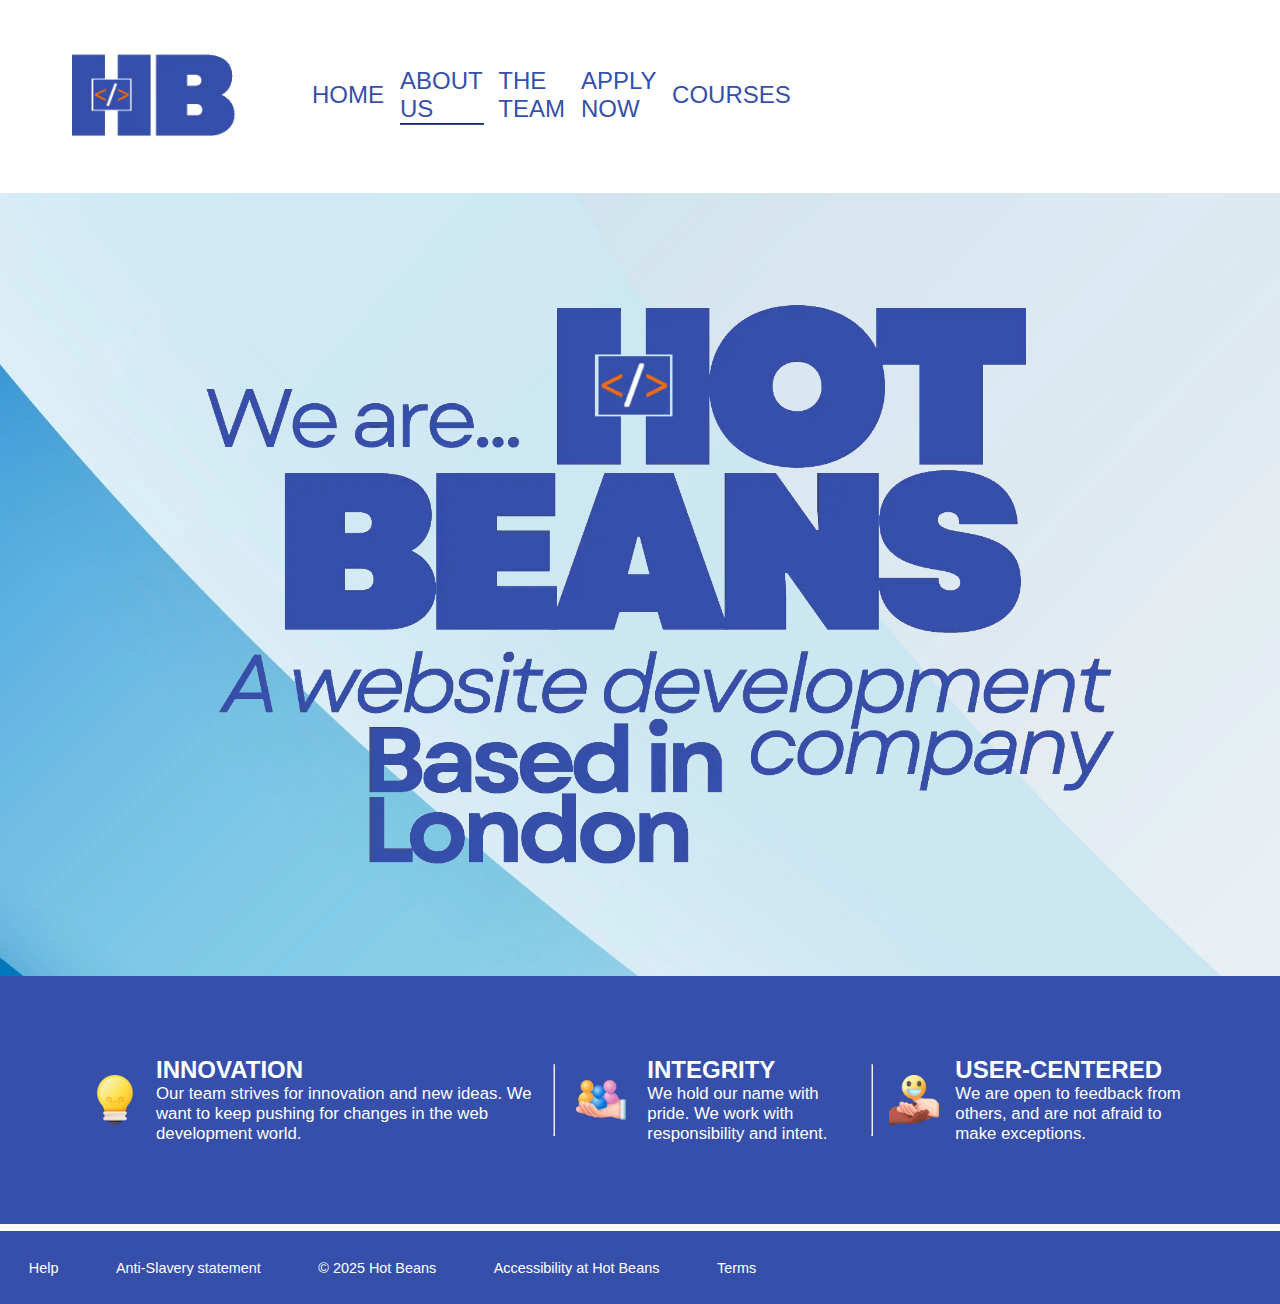
<file: about-us.html>
<html lang="en">
<head>
    <meta charset="UTF-8">
    <meta name="viewport" content="width=device-width, initial-scale=1.0">
    <title>Document</title>
    <link rel="stylesheet" href="nav.css">
    <link rel="stylesheet" href="about.css">
</head>
<body>
    <nav class="header-section">
       <img class="hot-beans-logo" src="graphics/logo.webp" alt="Hot beans logo">
        <div class="button">
           <a href="index.html"> <p>HOME</p></a>
            <hr>
        </div>
         <div class="button home">
            <p>ABOUT US</p>
            <hr>
        </div>
          <div class="button">
           <a href="the-team.html"> <p>THE TEAM</p></a>
            <hr>
        </div>
          <div class="button">
            <a href="apply-now.html"><p>APPLY NOW</p></a>
            <hr>
        </div>
          <div class="button right">
            <a href="courses.html"><p>COURSES</p></a>
            <hr>
        </div>
    </nav>

    <main>
        <div class="section-1">
            <img class="hot-beans-logo" src="graphics/about-us.webp" alt="We are hot beans, a website development company based in London">
        
        </div>
        
        <div class="section-2">
            <div class="box">
             <div class="icon arrow"></div>
            <div class="text-box">
                <p class="value"><b>INNOVATION</b></p>
            <p>Our team strives for innovation and new ideas. We want to keep pushing for changes in the web development world.</p>  
            </div>  
        </div>
        <hr>
        <div class="box">
             <div class="icon integrity"></div>
        <div class="text-box">
            <p class="value"><b>INTEGRITY</b></p>
            <p>We hold our name with pride. We work with responsibility and intent.</p> 
        </div>    
        </div>
        <hr>
        <div class="box">
             <div class="icon customer"></div>
            <div class="text-box">
            <p class="value"><b>USER-CENTERED</b></p>
            <p>We are open to feedback from others, and are not afraid to make exceptions.</p>    
        </div>    
        </div>
    </main>

    <footer class="footer-section">
        <p>Help</p>
        <p>Anti-Slavery statement</p>
        <p>© 2025 Hot Beans</p>
        <p>Accessibility at Hot Beans</p>
        <p>Terms</p>
    </footer>
</body>
</html>
</file>
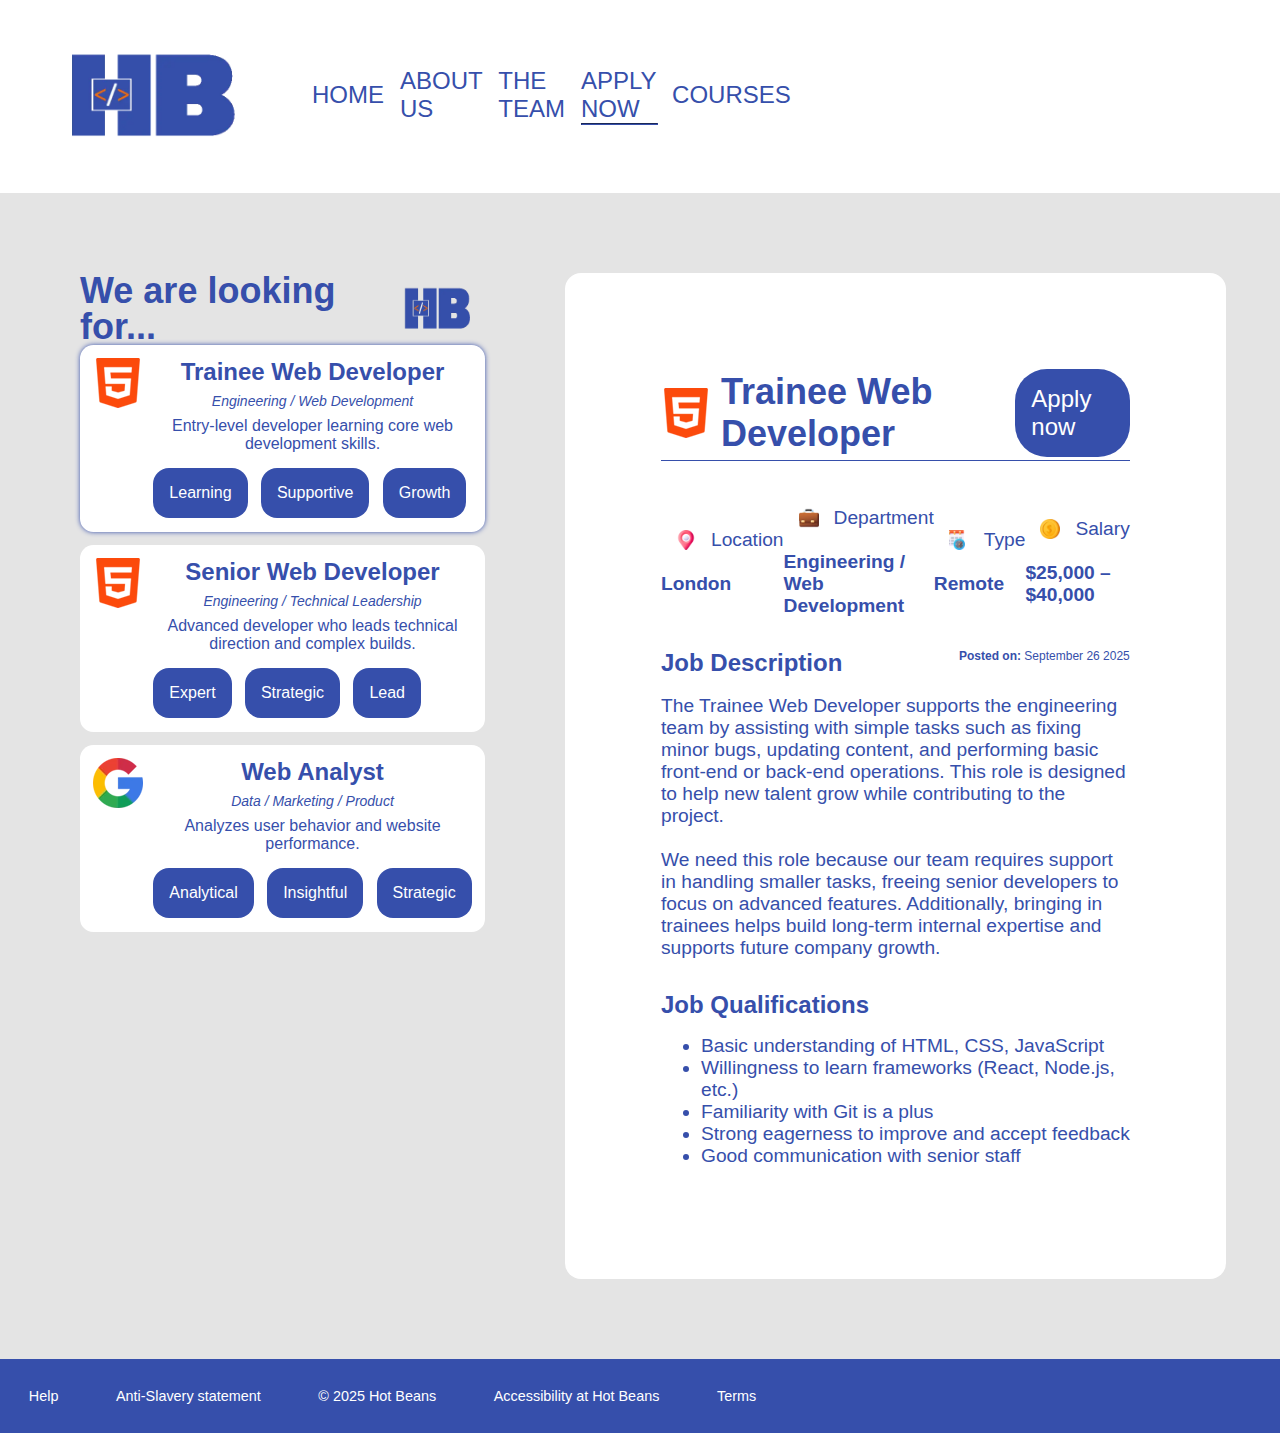
<file: apply-now.html>
<html lang="en">
<head>
    <meta charset="UTF-8">
    <meta name="viewport" content="width=device-width, initial-scale=1.0">
    <title>Document</title>
    <link rel="stylesheet" href="apply.css">
    <link rel="stylesheet" href="nav.css">
    
</head>
<body>
    <nav class="header-section">
       <img class="hot-beans-logo" src="graphics/logo.webp" alt="">
        <div class="button">
           <a href="index.html"> <p>HOME</p></a>
            <hr>
        </div>
        <div class="button">
            <a href="about-us.html"><p>ABOUT US</p></a>
            <hr>
        </div>
          <div class="button">
           <a href="the-team.html"> <p>THE TEAM</p></a>
            <hr>
        </div>
          <div class="button home">
            <p>APPLY NOW</p>
            <hr>
        </div>
          <div class="button right">
            <a href="courses.html"><p>COURSES</p></a>
            <hr>
        </div>
    </nav>

   <main>

   <div class="section-1">
    <div class="side-bar">
        <div class="top">
            <p><b>We are looking for...</b></p>
            <img src="graphics/logo.webp" alt="">
        </div>

        <button onclick="showJob(0)" class="job-button trainee-web-developer-choice shadow">
            <div class="icon html"></div>
            <div class="brief-information">
                <p class="position"><b>Trainee Web Developer</b></p>
                <p class="department"><i>Engineering / Web Development</i></p>
                <p class="introduction">Entry-level developer learning core web development skills.</p>
                 <br>
                <div class="extra-information">
                    <p>Learning</p>
                    <p>Supportive</p>
                    <p>Growth</p>
                </div>
            </div>
        </button>

           <button onclick="showJob(1)" class="job-button senior-web-developer-choice">
            <div class="icon html"></div>
            <div class="brief-information">
                <p class="position"><b>Senior Web Developer</b></p>
                <p class="department"><i>Engineering / Technical Leadership</i></p>
                <p class="introduction">Advanced developer who leads technical direction and complex builds.</p>
                 <br>
                <div class="extra-information">
                    <p>Expert</p>
                    <p>Strategic</p>
                    <p>Lead</p>
                </div>
            </div>
        </button>


        <button onclick="showJob(2)" class="job-button web-analyst-choice">
            <div class="icon seo"></div>
            <div class="brief-information">
                <p class="position"><b>Web Analyst</b></p>
                <p class="department"><i>Data / Marketing / Product</i></p>
                <p class="introduction">Analyzes user behavior and website performance.</p>
                 <br>
                <div class="extra-information">
                    <p>Analytical</p>
                    <p>Insightful</p>
                    <p>Strategic</p>
                </div>
            </div>
        </button>

     
        
    </div>
        <div class="job-info-bar trainee-web-developer">
           <div class="apply-bar">
            <div class="icon html"></div>
             <p class="position"><b>Trainee Web Developer</b></p>
             <a href="vacancy-trainee.html"><p>Apply now</p></a>
           </div>

            <div class="details-bar">

                <div class="container">
                    <div class="group">
                        <div class="icon location"></div>
                        <p>Location</p>
                    </div>
                    <p><b>London</b></p>
                </div>

                  <div class="container">
                    <div class="group">
                    <div class="icon department"></div>
                        <p>Department</p>
                    </div>
                    <p><b>Engineering / Web Development</b></p>
                </div>

                  <div class="container">
                    <div class="group">
                       <div class="icon type"></div>
                        <p>Type</p>
                    </div>
                    <p><b>Remote</b></p>
                </div>

                  <div class="container">
                    <div class="group">
                        <div class="icon salary"></div>
                       
                        <p>Salary</p>
                    </div>
                    <p><b>$25,000 – $40,000</b></p>
                </div>

                
            </div>

            <div class="job-description">
                <div class="heading">
                    <p><b>Job Description</b></p>
                    <p class="left"><b>Posted on:</b> September 26 2025</p>
                </div>
                <br>
                <p class="paragraph">The Trainee Web Developer supports the engineering team by assisting with simple tasks such as fixing minor bugs, updating content, and performing basic front-end or back-end operations. This role is designed to help new talent grow while contributing to the project. 
                    <br> <br> We need this role because our team requires support in handling smaller tasks, freeing senior developers to focus on advanced features. Additionally, bringing in trainees helps build long-term internal expertise and supports future company growth.</p>
            </div>

            <div class="job-qualifications">
                <p><b>Job Qualifications</b></p>
                <ul>
                    <li>Basic understanding of HTML, CSS, JavaScript</li>
                    <li>Willingness to learn frameworks (React, Node.js, etc.)</li>
                    <li>Familiarity with Git is a plus</li>
                    <li>Strong eagerness to improve and accept feedback</li>
                    <li>Good communication with senior staff</li>
                </ul>
            </div>

        </div>

          <div class="job-info-bar senior-web-developer hide">
           <div class="apply-bar">
            <div class="icon html"></div>
             <p class="position"><b>Senior Web Developer</b></p>
             <a href="vacancy-senior.html"><p>Apply now</p></a>
           </div>

            <div class="details-bar">

                <div class="container">
                    <div class="group">
                       <div class="icon location"></div>
                        <p>Location</p>
                    </div>
                    <p><b>London</b></p>
                </div>

                  <div class="container">
                    <div class="group">
                       <div class="icon department"></div>
                        <p>Department</p>
                    </div>
                    <p><b>Engineering / Technical Leadership</b></p>
                </div>

                  <div class="container">
                    <div class="group">
                       <div class="icon type"></div>
                        <p>Type</p>
                    </div>
                    <p><b>Remote</b></p>
                </div>

                  <div class="container">
                    <div class="group">
                        <div class="icon salary"></div>
                       
                        <p>Salary</p>
                    </div>
                    <p><b>$100,000 – $170,000</b></p>
                </div>

                
            </div>

            <div class="job-description">
                <div class="heading">
                    <p><b>Job Description</b></p>
                    <p class="left"><b>Posted on:</b> September 26 2025</p>
                </div>
                <br>
                <p class="paragraph">The Senior Web Developer architect and develops advanced solutions, mentors junior developers, and ensures the technical quality of the project. They handle high-level tasks such as performance optimization, system design, code reviews, and integration of new technologies. 
                    <br> <br> We need this role because our products are scaling fast, requiring experienced leadership to maintain code standards, guide architecture decisions, and handle complex features that junior developers cannot manage alone.</div>

            <div class="job-qualifications">
                <p><b>Job Qualifications</b></p>
                <ul>
                    <li>5–10+ years of development experience</li>
                    <li>Expertise in JavaScript, frameworks, and back-end languages</li>
                    <li>Strong understanding of system architecture</li>
                    <li>Leadership, mentoring, and code review experience</li>
                    <li>Familiarity with CI/CD, cloud environments, and best practices</li>
                </ul>
            </div>

        </div>

          <div class="job-info-bar web-analyst hide">
           <div class="apply-bar">
            <div class="icon seo"></div>
             <p class="position"><b>Web Analyst</b></p>
             <a href="vacancy-data.html"><p>Apply now</p></a>
           </div>

            <div class="details-bar">

                <div class="container">
                    <div class="group">
                        <div class="icon location"></div>
                        <p>Location</p>
                    </div>
                    <p><b>London</b></p>
                </div>

                  <div class="container">
                    <div class="group">
                        <div class="icon department"></div>
                        <p>Department</p>
                    </div>
                    <p><b>Data / Marketing / Product</b></p>
                </div>

                  <div class="container">
                    <div class="group">
                        <div class="icon type"></div>
                        <p>Type</p>
                    </div>
                    <p><b>Remote</b></p>
                </div>

                  <div class="container">
                    <div class="group">
                        <div class="icon salary"></div>
                       
                        <p>Salary</p>
                    </div>
                    <p><b>$55,000 – $95,000</b></p>
                </div>

                
            </div>

            <div class="job-description">
                <div class="heading">
                    <p><b>Job Description</b></p>
                    <p class="left"><b>Posted on:</b> September 26 2025</p>
                </div>
                <br>
                <p class="paragraph">The Web Analyst tracks, measures, and interprets website data to improve user engagement, conversions, and business outcomes. They work closely with marketing, product, and development teams to understand how people use the site and where improvements should be made. 
                    <br><br> We need this role because as our traffic increases, we require data-driven insights to optimize user journeys, refine content strategies, and ensure our website continues performing at industry-leading standards.</div>

            <div class="job-qualifications">
                <p><b>Job Qualifications</b></p>
                <ul>
                    <li>Experience with Google Analytics, GA4, and Tag Manager</li>
                    <li>Knowledge of SEO metrics and funnel analysis</li>
                    <li>Ability to create dashboards and reports</li>
                    <li>Understanding of user behavior and UX data</li>
                    <li>Strong analytical and communication skills</li>
                </ul>
            </div>

        </div>
   </div>

   </main>
    <footer class="footer-section">
        <p>Help</p>
        <p>Anti-Slavery statement</p>
        <p>© 2025 Hot Beans</p>
        <p>Accessibility at Hot Beans</p>
        <p>Terms</p>
    </footer>
</body>
<script>
    let currentIndex = 0
        const jobElements = [
           document.querySelector(".trainee-web-developer"),
           document.querySelector(".senior-web-developer"),
           document.querySelector(".web-analyst")
        ];
         const choiceElements = [
           document.querySelector(".trainee-web-developer-choice"),
           document.querySelector(".senior-web-developer-choice"),
           document.querySelector(".web-analyst-choice")
        ];
        
        function showJob(index){
            if( index == currentIndex){
                return;
            }
              jobElements[index].classList.toggle("hide");
             jobElements[currentIndex].classList.toggle("hide");

             choiceElements[index].classList.toggle("shadow");
             choiceElements[currentIndex].classList.toggle("shadow");
            currentIndex = index;
          
        };
   
   </script>
</html>
</file>
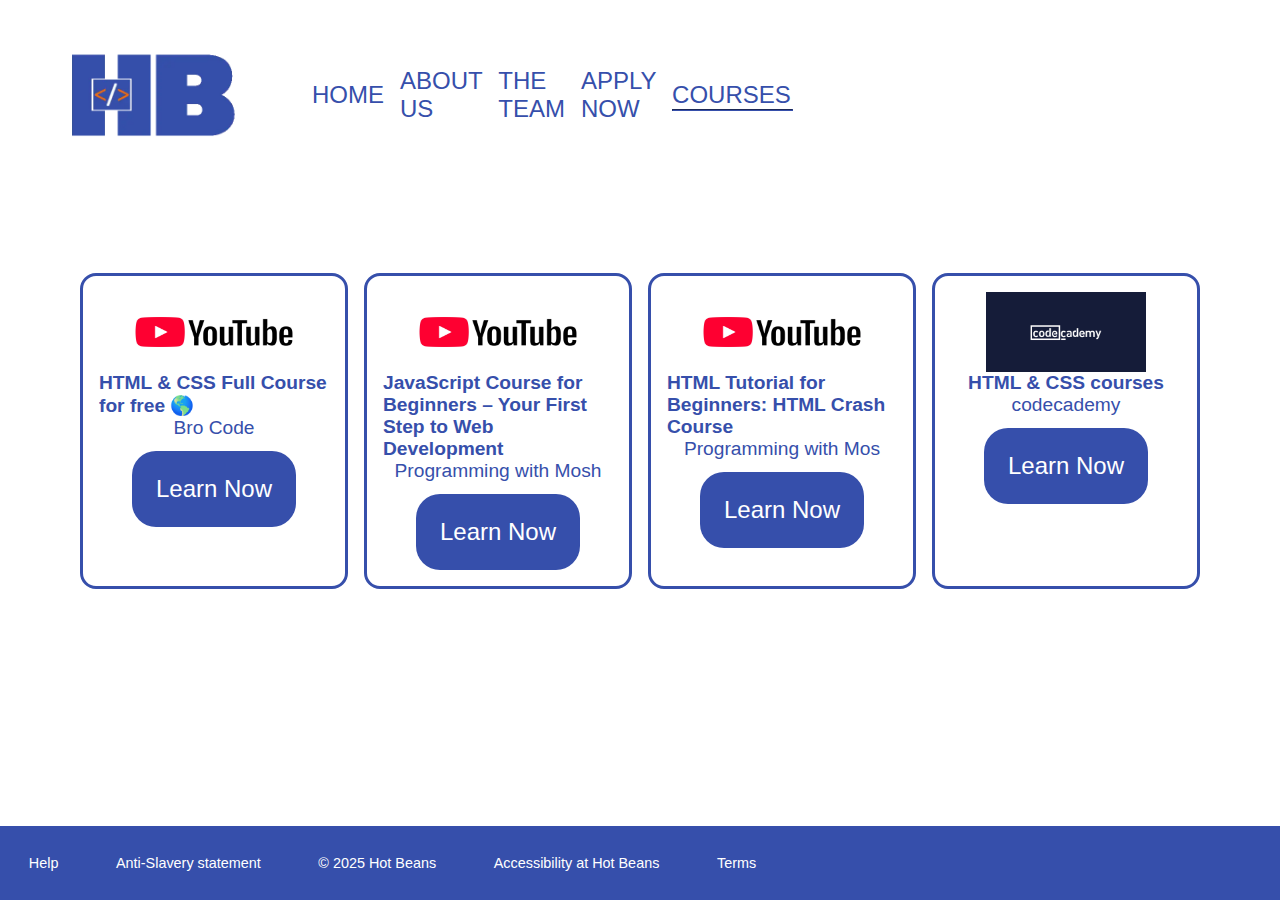
<file: courses.html>
<html lang="en">
<head>
    <meta charset="UTF-8">
    <meta name="viewport" content="width=device-width, initial-scale=1.0">
    <title>Document</title>
    <link rel="stylesheet" href="courses.css">
    <link rel="stylesheet" href="nav.css">
</head>
<body>
    <nav class="header-section">
       <img class="hot-beans-logo" src="graphics/logo.webp" alt="">
        <div class="button">
           <a href="index.html"> <p>HOME</p></a>
            <hr>
        </div>
          <div class="button">
            <a href="about-us.html"><p>ABOUT US</p></a>
            <hr>
        </div>
          <div class="button">
           <a href="the-team.html"> <p>THE TEAM</p></a>
            <hr>
        </div>
          <div class="button">
            <a href="apply-now.html"><p>APPLY NOW</p></a>
            <hr>
        </div>
          <div class="button home right">
            <p>COURSES</p>
            <hr>
        </div>
    </nav>

    <main>
      <div class="section-1">

        <div class="container">
          <img src="graphics/course-1.webp" alt="">
          <p><b>HTML & CSS Full Course for free 🌎</b></p>
          <p>Bro Code</p>
          <a href="https://www.youtube.com/watch?v=HGTJBPNC-Gw&t=3376s"><p>Learn Now</p></a>
        </div>

         <div class="container">
          <img src="graphics/course-1.webp" alt="">
          <p><b>JavaScript Course for Beginners – Your First Step to Web Development</b></p>
          <p>Programming with Mosh</p>
          <a href="https://www.youtube.com/watch?v=HGTJBPNC-Gw&t=3376s"><p>Learn Now</p></a>
        </div>

         <div class="container">
          <img src="graphics/course-1.webp" alt="">
          <p><b>HTML Tutorial for Beginners: HTML Crash Course</b></p>
          <p>Programming with Mos</p>
          <a href="https://www.youtube.com/watch?v=qz0aGYrrlhU"><p>Learn Now</p></a>
        </div>

        <div class="container">
          <img src="graphics/course-2.webp" alt="">
          <p><b>HTML & CSS courses</b></p>
          <p>codecademy</p>
          <a href="https://www.codecademy.com/catalog/language/html-css"><p>Learn Now</p></a>
        </div>


      </div>
    </main>
   
    <footer class="footer-section">
        <p>Help</p>
        <p>Anti-Slavery statement</p>
        <p>© 2025 Hot Beans</p>
        <p>Accessibility at Hot Beans</p>
        <p>Terms</p>
    </footer>
</body>
</html>
</file>
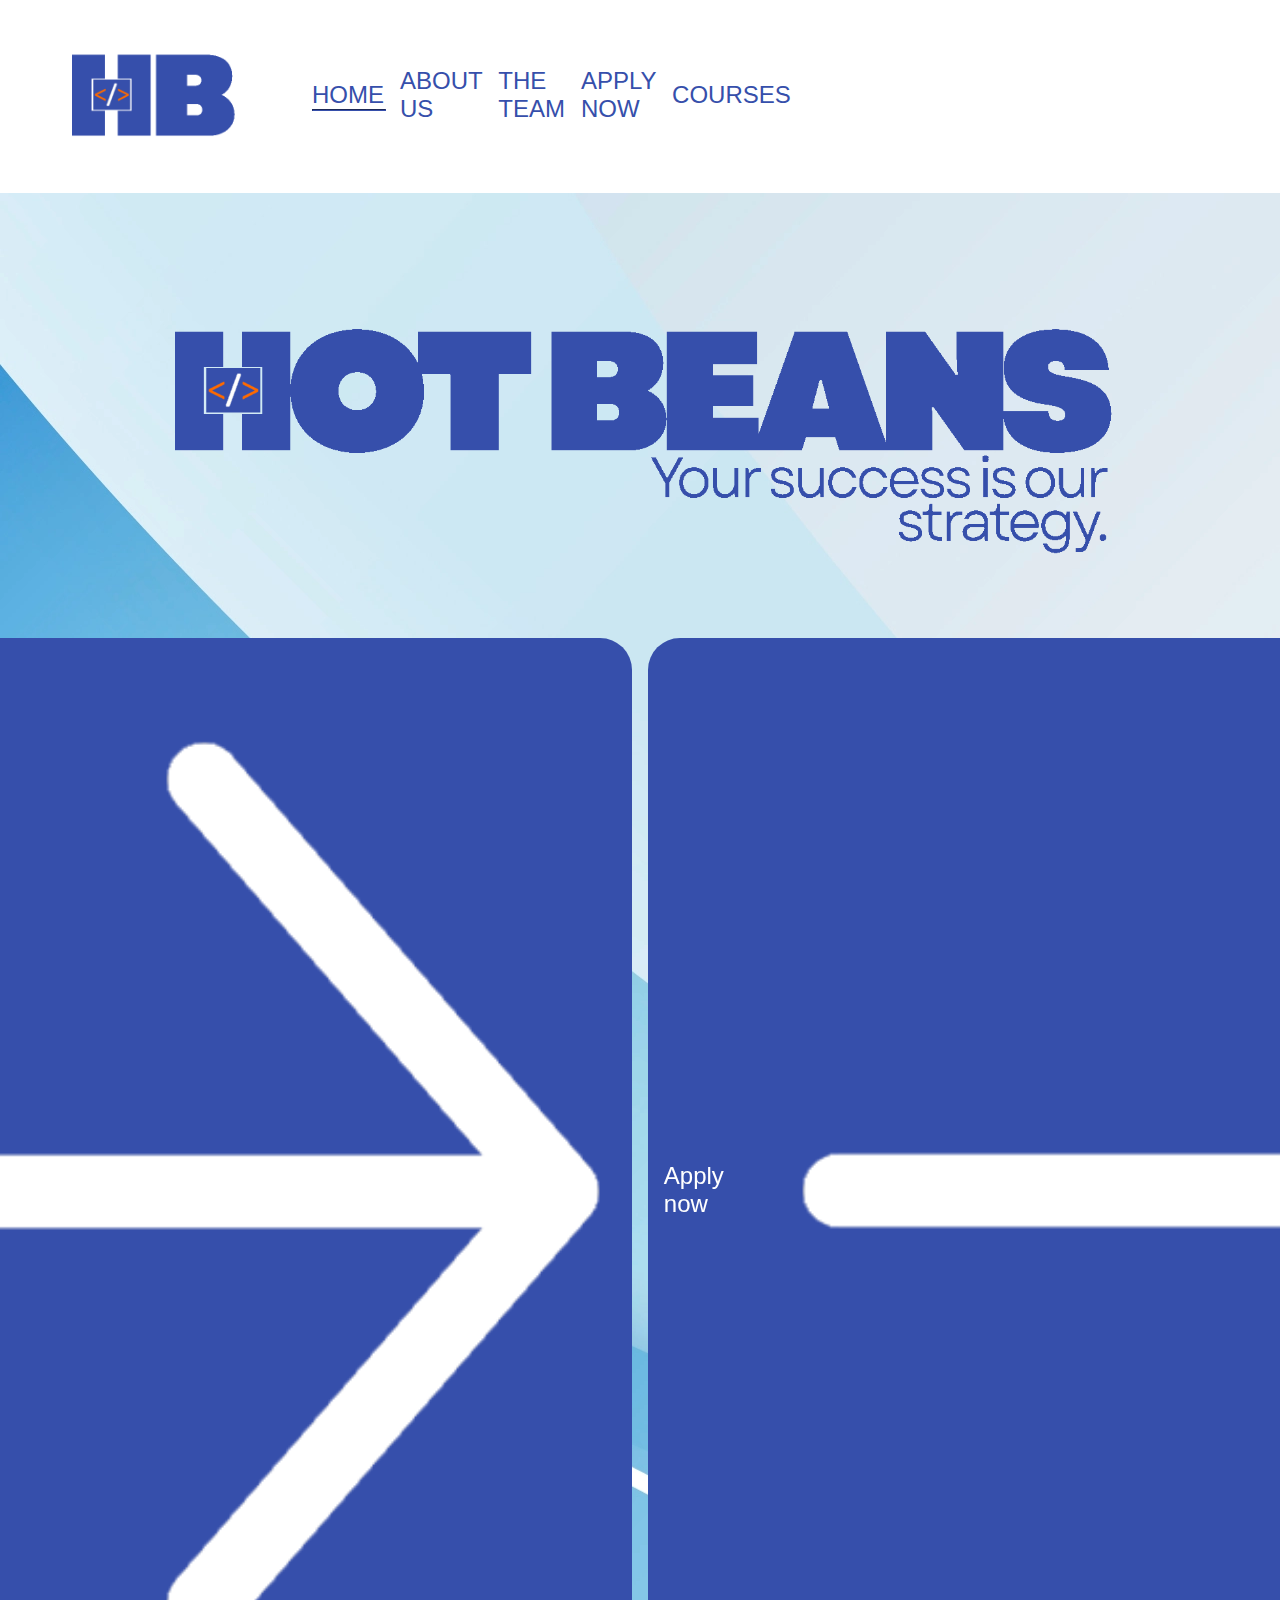
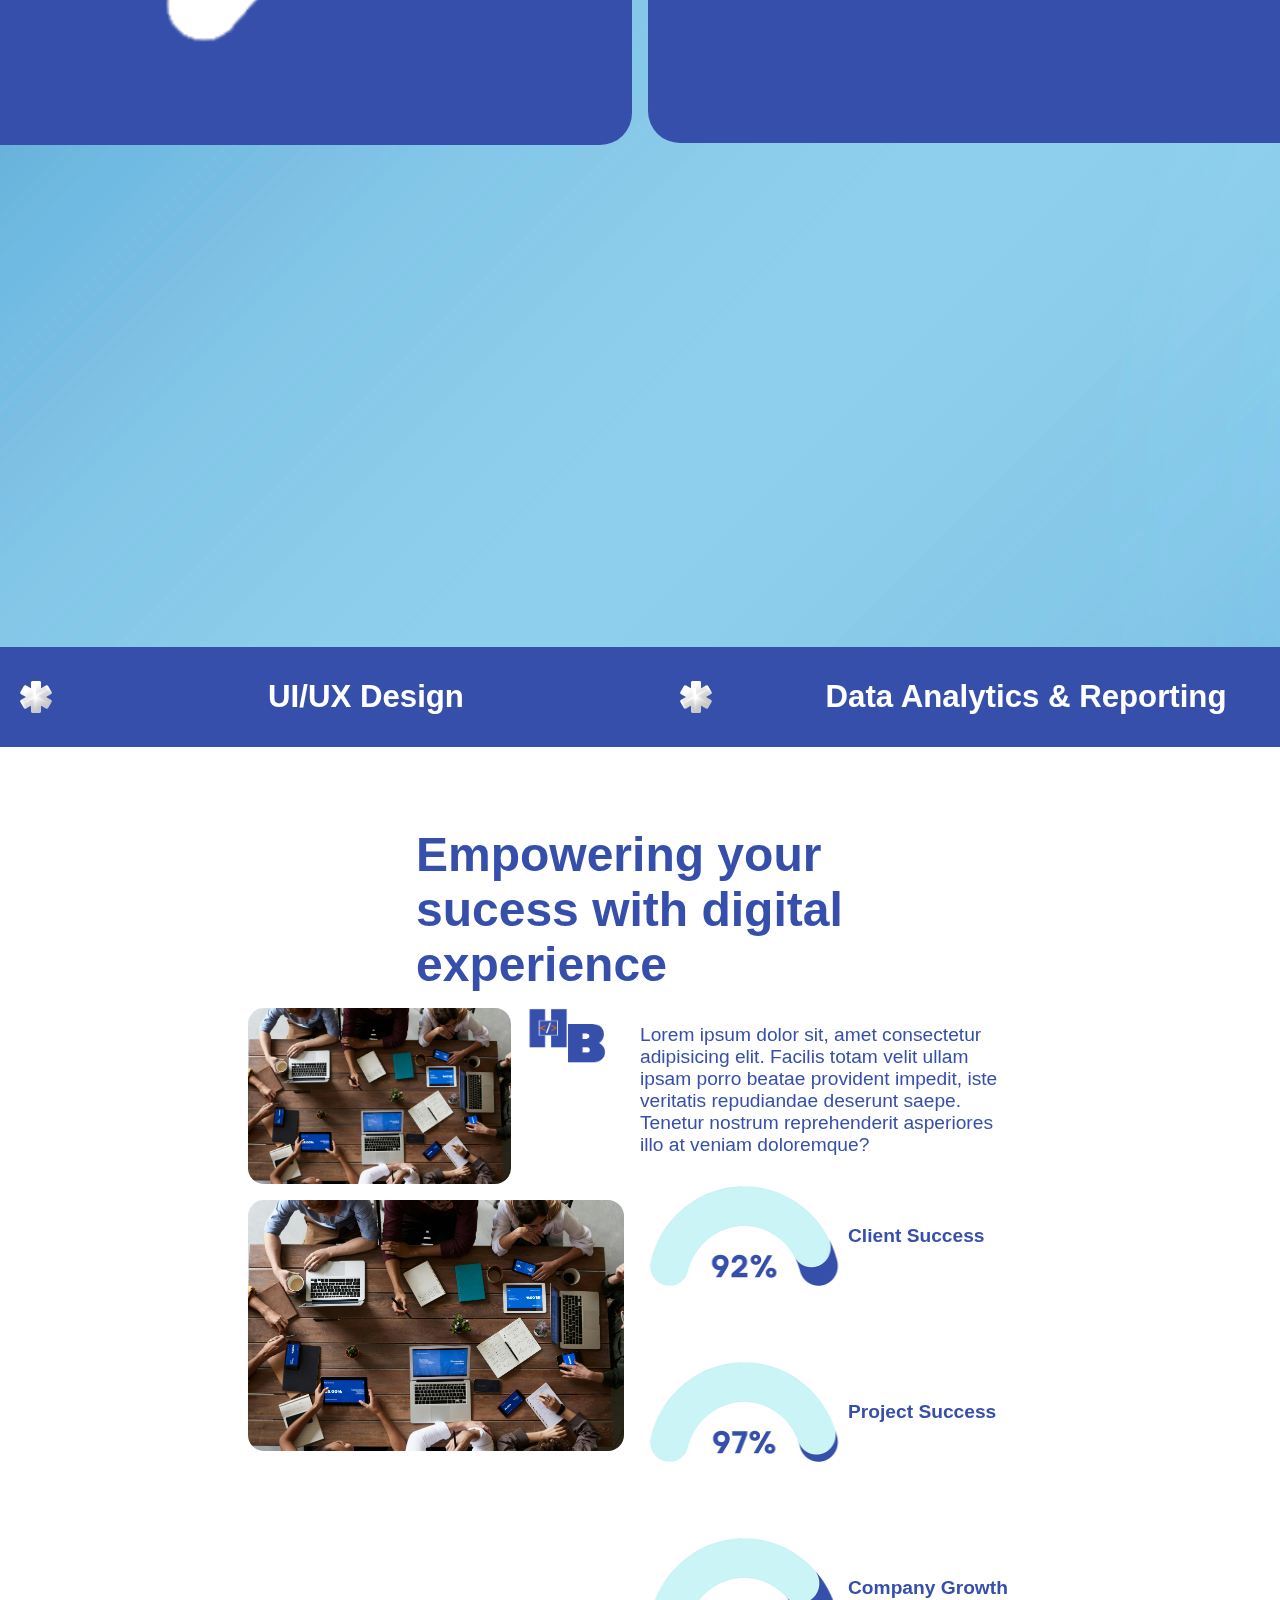
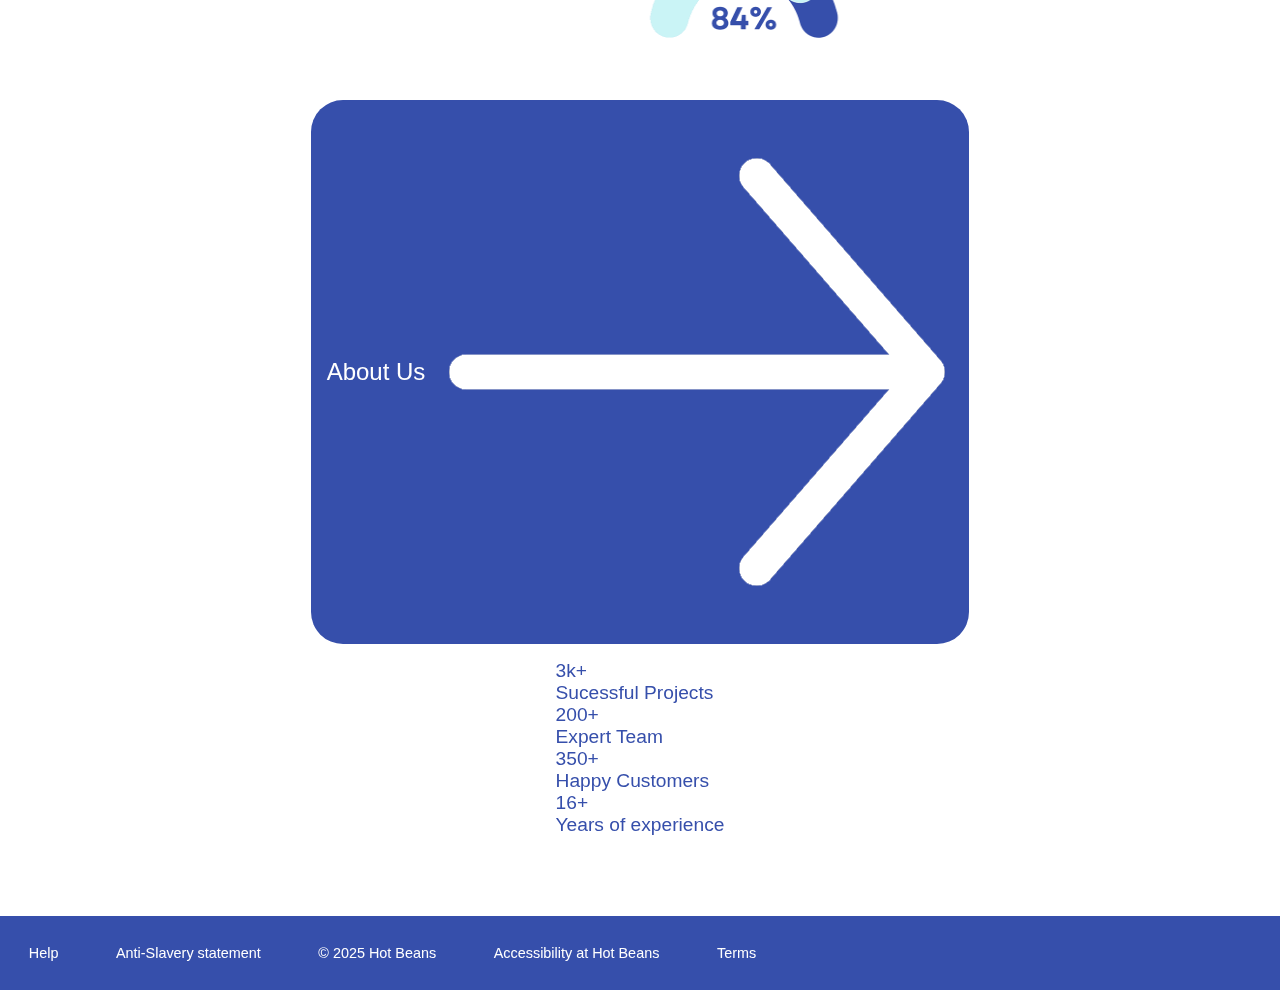
<file: main.html>
<html lang="en">
<head>
    <meta charset="UTF-8">
    <meta name="viewport" content="width=device-width, initial-scale=1.0">
    <title>Document</title>
    <link rel="stylesheet" href="home.css">
    <link rel="stylesheet" href="nav.css">
</head>
<body>
    <nav class="header-section">
       <img class="hot-beans-logo" src="graphics/logo.png" alt="">
        <div class="button home">
            <p>HOME</p>
            <hr>
        </div>
          <div class="button">
            <a href="about-us.html"><p>ABOUT US</p></a>
            <hr>
        </div>
          <div class="button">
           <a href="the-team.html"> <p>THE TEAM</p></a>
            <hr>
        </div>
          <div class="button">
            <a href="apply-now.html"><p>APPLY NOW</p></a>
            <hr>
        </div>
          <div class="button right">
            <a href="courses.html"><p>COURSES</p></a>
            <hr>
        </div>
    </nav>
    <main>
    <div class="section-1">
        <img class="hot-beans-logo" src="graphics/company-name.png" alt="">
        
    <div class="buttons">
        <a href="apply-now.html">  <div class="start-now-button">
            <p>See offers</p>
            <img src="graphics/arrow.png" alt="">
        </div></a>
       <a href="vacancy.html">  <div class="start-now-button">
            <p>Apply now</p>
            <img src="graphics/arrow.png" alt="">
        </div></a>
    </div>
    </div>
    <div class="section-2">
      <div class="carousel">
        <div class="cards">
          <img class="card" src="graphics/asterisk.png" alt="">
          <p class="card"><b>Website Development</b></p>
          <img class="card" src="graphics/asterisk.png" alt="">
          <p class="card"><b>UI/UX Design</b></p>
          <img class="card" src="graphics/asterisk.png" alt="">
          <p class="card"><b>Data Analytics & Reporting</b></p>
          <img class="card" src="graphics/asterisk.png" alt="">
          <p class="card"><b>IT Project Management</b></p>
        </div>
          <div aria-hidden="true" class="cards">
            <img class="card" src="graphics/asterisk.png" alt="">
          <p class="card"><b>Website Development</b></p>
          <img class="card" src="graphics/asterisk.png" alt="">
          <p class="card"><b>UI/UX Design</b></p>
          <img class="card" src="graphics/asterisk.png" alt="">
          <p class="card"><b>Data Analytics & Reporting</b></p>
          <img class="card" src="graphics/asterisk.png" alt="">
          <p class="card"><b>IT Project Management</b></p>
        </div>
         <div aria-hidden="true" class="cards">
            <img class="card" src="graphics/asterisk.png" alt="">
          <p class="card"><b>Website Development</b></p>
          <img class="card" src="graphics/asterisk.png" alt="">
          <p class="card"><b>UI/UX Design</b></p>
          <img class="card" src="graphics/asterisk.png" alt="">
          <p class="card"><b>Data Analytics & Reporting</b></p>
          <img class="card" src="graphics/asterisk.png" alt="">
          <p class="card"><b>IT Project Management</b></p>
        </div>
      </div>
    </div>
   
    <div class="section-3">
      <p class="big-text"><b>Empowering your sucess with digital experience</b></p>
     <div class="group">
       <div class="photos">
        <div class="above">
          <img src="graphics/test.jpg" alt="">
          <img src="graphics/logo-2.png" alt="">
        </div>
        <div class="bottom">
          <img src="graphics/test.jpg" alt="">
        </div>
      </div>
      <div class="text">
        <p>Lorem ipsum dolor sit, amet consectetur adipisicing elit. Facilis totam velit ullam ipsam porro beatae provident impedit, iste veritatis repudiandae deserunt saepe. Tenetur nostrum reprehenderit asperiores illo at veniam doloremque?</p>
        <div class="percentage-group">
          <div class="bar-group">
            <img src="graphics/percentage-bar-3.png" alt="">
            <p><b>Client Success</b></p>
           
          </div>
            <div class="bar-group">
            <img src="graphics/percentage-bar.png" alt="">
            <p><b>Project Success</b></p>
           
          </div>
            <div class="bar-group">
            <img src="graphics/percentage-bar-2.png" alt="">
            <p><b>Company Growth</b></p>
            
          </div>
        </div>
       
      </div>
     </div>
      <diV class="buttons">
        <a href="about-us.html">  <div class="start-now-button">
            <p>About Us</p>
            <img src="graphics/arrow.png" alt="">
        </div></a>
    </div>
      <div class="information-group">
        <div class="information-sub-group">
          <p>3k+</p>
          <p>Sucessful Projects</p>
        </div>

        <div class="information-sub-group">
          <p>200+</p>
          <p>Expert Team</p>
        </div>

        <div class="information-sub-group">
          <p>350+</p>
          <p>Happy Customers</p>
        </div>

        <div class="information-sub-group">
          <p>16+</p>
          <p>Years of experience</p>
        </div>

      </div>
      </div>
      </div>
       <div class="section-4">
        
    </div>
    <div class="section-5">

    </div>
    <footer class="footer-section">
        <p>Help</p>
        <p>Anti-Slavery statement</p>
        <p>© 2025 Hot Beans</p>
        <p>Accessibility at Hot Beans</p>
        <p>Terms</p>
    </footer>
</body>
</html>
</file>
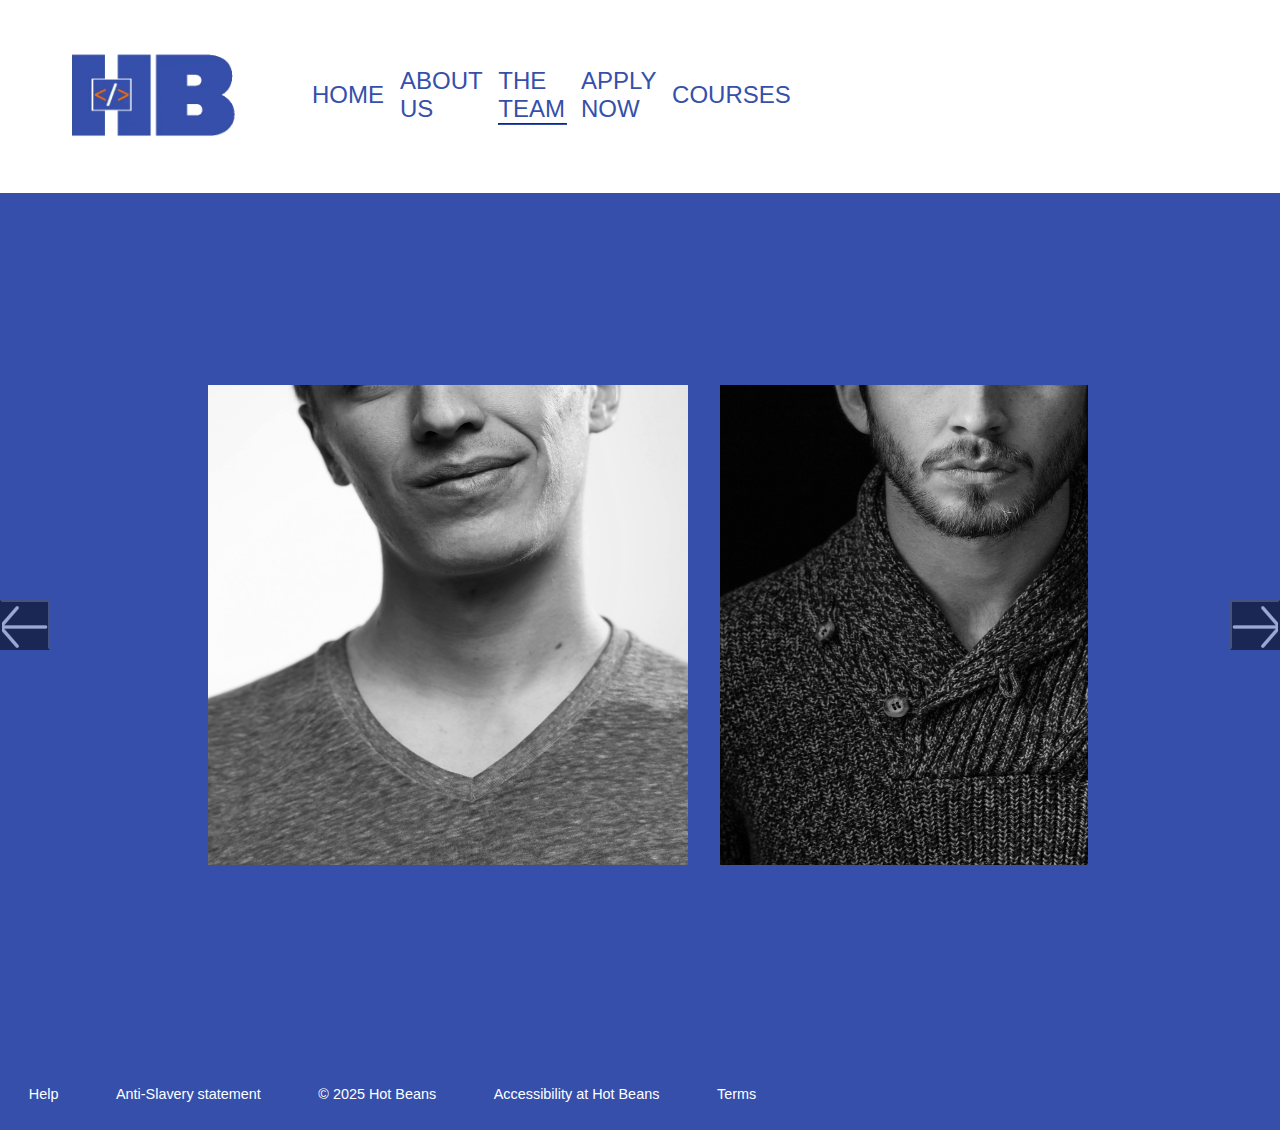
<file: the-team.html>
<html lang="en">
                                                                                                                                                                                                                                               <head>
    <meta charset="UTF-8">
    <meta name="viewport" content="width=device-width, initial-scale=1.0">
    <title>Document</title>
    <link rel="stylesheet" href="team.css">
    <link rel="stylesheet" href="nav.css">
</head>
<body>
     <nav class="header-section">
       <img class="hot-beans-logo" src="graphics/logo.webp" alt="">
        <div class="button">
            <a href="index.html"><p>HOME</p></a>
            <hr>
        </div>
         <div class="button">
            <a href="about-us.html"><p>ABOUT US</p></a>
            <hr>
        </div>

          <div class="button home">
           <p>THE TEAM</p>
            <hr>
        </div>
          <div class="button">
            <a href="apply-now.html"><p>APPLY NOW</p></a>
            <hr>
        </div>
          <div class="button right">
            <a href="courses.html"><p>COURSES</p></a>
            <hr>
        </div>
    </nav>
    
    <main> 
        <div class="section-1">
          <div class="slider">
              <div class="group left">
    <img class="personContainer" src="graphics/abdul-baghdad.webp" alt="">
    <div class="information">
        <p class="title"><small>MEET</small> <br><b>OUR TEAM</b></p>
        <p class="position"><i><b>Omar Al-Karim</b> / Chief Technology Officer</i></p>
        <div class="more-info">
            <p>Specialist in cloud architecture and distributed systems.</p>
            <p>Built high-availability platforms for enterprise clients.</p>
            <p>Expertise: AWS, Kubernetes, System Scaling</p>
        </div>
    </div>
</div>

<div class="group left">
    <img class="personContainer" src="graphics/abdul-redneck.webp" alt="">
    <div class="information">
        <p class="title"><small>MEET</small> <br><b>OUR TEAM</b></p>
        <p class="position"><i><b>Samira Haddad</b> / Lead UX/UI Designer</i></p>
        <div class="more-info">
            <p>Passionate about human-centered design.</p>
            <p>Created interfaces for over 50+ SaaS applications.</p>
            <p>Expertise: Figma, Design Systems, Accessibility</p>
        </div>
    </div>
</div>

<div class="group left">
    <img class="personContainer" src="graphics/christiano-rashid.webp" alt="">
    <div class="information">
        <p class="title"><small>MEET</small> <br><b>OUR TEAM</b></p>
        <p class="position"><i><b>Christian Ramos</b> / Senior Front-End Developer</i></p>
        <div class="more-info">
            <p>Writes pixel-perfect and high-performance web interfaces.</p>
            <p>Contributor to multiple open-source React libraries.</p>
            <p>Expertise: React, TypeScript, Web Animations</p>
        </div>
    </div>
</div>

<div class="group">
    <img class="personContainer" src="graphics/abdul-fahid.webp" alt="">
    <div class="information">
        <p class="title"><small>MEET</small> <br><b>OUR TEAM</b></p>
        <p class="position"><i><b>Fahid Noor</b> / Back-End Engineer</i></p>
        <div class="more-info">
            <p>Focuses on building scalable and secure APIs.</p>
            <p>Loves optimizing databases and refactoring legacy systems.</p>
            <p>Expertise: Node.js, PostgreSQL, API Security</p>
        </div>
    </div>
</div>

<div class="group">
    <img class="personContainer" src="graphics/abdul-haddam.webp" alt="">
    <div class="information">
        <p class="title"><small>MEET</small> <br><b>OUR TEAM</b></p>
        <p class="position"><i><b>Mariam Haddam</b> / Digital Marketing Strategist</i></p>
        <div class="more-info">
            <p>Helps brands grow through data-driven campaigns.</p>
            <p>Manages SEO, paid ads, and analytics for clients worldwide.</p>
            <p>Expertise: SEO, SEM, Conversion Optimization</p>
        </div>
    </div>
</div>

<div class="group">
    <img class="personContainer" src="graphics/abdul-rashid.webp" alt="">
    <div class="information">
        <p class="title"><small>MEET</small> <br><b>OUR TEAM</b></p>
        <p class="position"><i><b>Rashid Al-Fayed</b> / CEO & Founder</i></p>
        <div class="more-info">
            <p>Founded the company with a vision for innovative digital solutions.</p>
            <p>10+ years leading teams across software, design, and marketing.</p>
            <p>Expertise: Business Strategy, Product Leadership, Innovation</p>
        </div>
    </div>
</div>
                 
            </div>
             <div class="arrow">
              <button class="icon arrow-icon  back"></button>
              <button class="icon arrow-icon  next"></button>
          </div>
          </div>
         
        </div>

    </main>

    <footer class="footer-section">
        <p>Help</p>
        <p>Anti-Slavery statement</p>
        <p>© 2025 Hot Beans</p>
        <p>Accessibility at Hot Beans</p>
        <p>Terms</p>
    </footer>
</body>
<script>
const slider = document.querySelector(".slider");
const backArrow = document.querySelector(".back");
const nextArrow = document.querySelector(".next");
const groups = document.querySelectorAll(".group");

let rafId = null;
let suppressHoverUntil = 0;

function smoothScrollTo(element, target, duration = 800) {
  if (rafId) cancelAnimationFrame(rafId);

  const max = element.scrollWidth - element.clientWidth;
  target = Math.max(0, Math.min(target, max));

  const start = element.scrollLeft;
  const distance = target - start;
  const startTime = performance.now();

  function animate(time) {
    const progress = Math.min((time - startTime) / duration, 1);
    const ease = 1 - Math.pow(1 - progress, 3);
    element.scrollLeft = start + distance * ease;

    if (progress < 1) {
      rafId = requestAnimationFrame(animate);
    } else {
      rafId = null;
    }
  }

  rafId = requestAnimationFrame(animate);
}

backArrow.addEventListener("click", () => {
  suppressHoverUntil = performance.now() + 600; 
  smoothScrollTo(slider, slider.scrollLeft - 1000, 800);
});

nextArrow.addEventListener("click", () => {
  suppressHoverUntil = performance.now() + 600;
  smoothScrollTo(slider, slider.scrollLeft + 1000, 800);
});

groups.forEach(group => {
  group.addEventListener("mouseenter", () => {
    if (performance.now() < suppressHoverUntil) return;

    const groupRect = group.getBoundingClientRect();
    const sliderRect = slider.getBoundingClientRect();

    const groupCenterInSlider = (groupRect.left - sliderRect.left) + groupRect.width / 2;
    const target = slider.scrollLeft + groupCenterInSlider - slider.clientWidth / 2;

    smoothScrollTo(slider, target, 800);
  });
});
</script>
</html>
</file>
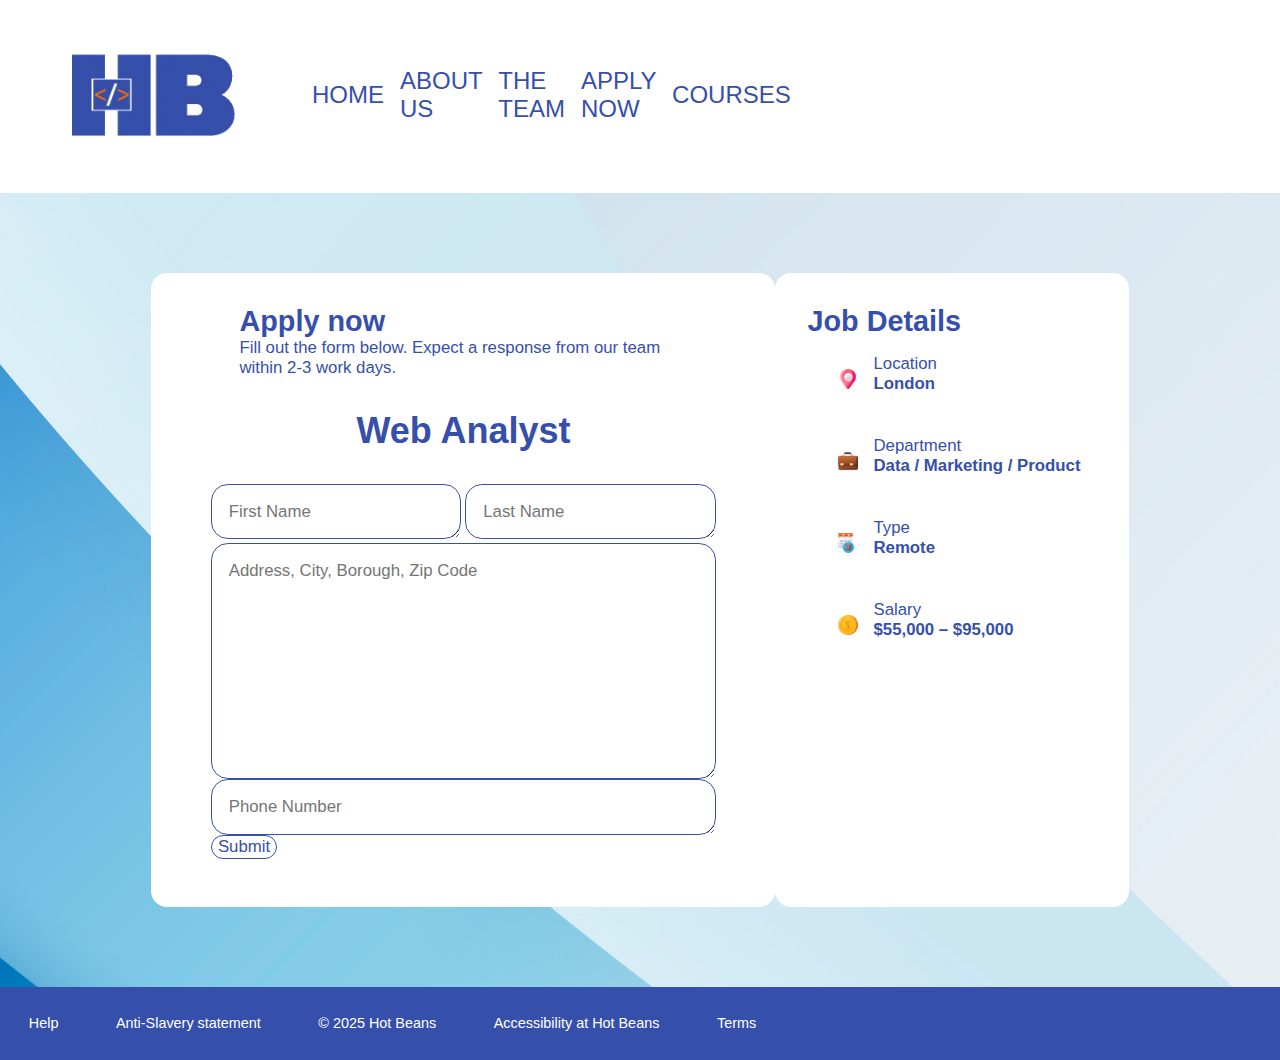
<file: vacancy-data.html>
<html lang="en">
<head>
    <meta charset="UTF-8">
    <meta name="viewport" content="width=device-width, initial-scale=1.0">
    <title>Document</title>
    <link rel="stylesheet" href="vacancy.css">
    <link rel="stylesheet" href="nav.css">
    <script src="vacancy-script.js"></script>
</head>
<body>
    <nav class="header-section">
       <img class="hot-beans-logo" src="graphics/logo.webp" alt="">
        <div class="button">
           <a href="index.html"> <p>HOME</p></a>
            <hr>
        </div>
          <div class="button">
            <a href="about-us.html"><p>ABOUT US</p></a>
            <hr>
        </div>
          <div class="button">
           <a href="the-team.html"> <p>THE TEAM</p></a>
            <hr>
        </div>
          <div class="button">
            <a href="apply-now.html"><p>APPLY NOW</p></a>
            <hr>
        </div>
          <div class="button right">
            <a href="courses.html"><p>COURSES</p></a>
            <hr>
        </div>
    </nav>

    <main>
      <div class="section-1">
      
          <div class="columnLeft">
            <div class="header">
            <p class="apply-title"><b>Apply now</b></p>
            <p>Fill out the form below. Expect a response from our team within 2-3 work days.</p>
          </div>
          <p class="title"><b>Web Analyst</b></p>
          <form name="vacancyApplicationForm" action="ThankYou.html" method="get">
            <div class="name">
              <textarea rows="1" cols="20" name="firstName" class="firstName" id="" placeholder="First Name"></textarea>
              <textarea rows="1" cols="20" name="lastName" class="lastName" id="" placeholder="Last Name"></textarea>
            </div>
            <p class="error nameError"></p>
           
            <textarea rows="10" cols="40" name="address" class="address" placeholder="Address, City, Borough, Zip Code"></textarea>
             <p class="error addressError"></p>

            <textarea rows="1" cols="20" name="phone" class="phone" placeholder="Phone Number"></textarea>
             <p class="error phoneError"></p>

            <button onclick="return ValidateVacancyForm()">Submit</button>
          </form>
          </div>

          <div class="columnRight">
            <p class="job-details"><b>Job Details</b></p>
           
            <div class="group">
               <div class="icon location"></div>
              <div class="text">
                <p>Location</p>
                <p><b>London</b></p>
              </div>
            </div>
            
              <div class="group">
              <div class="icon department"></div>
              <div class="text">
                <p>Department</p>
                <p><b>Data / Marketing / Product</b></p>
              </div>
            </div>

              <div class="group">
              <div class="icon type"></div>
              <div class="text">
                <p>Type</p>
                <p><b>Remote</b></p>
              </div>
            </div>

              <div class="group">
               <div class="icon salary"></div>
              <div class="text">
                <p>Salary</p>
                <p><b>$55,000 – $95,000</b></p>
              </div>
            </div>
          </div>
          
      </div>
    </main>

 <footer class="footer-section">
        <p>Help</p>
        <p>Anti-Slavery statement</p>
        <p>© 2025 Hot Beans</p>
        <p>Accessibility at Hot Beans</p>
        <p>Terms</p>
    </footer>
</body>
</html>
</file>
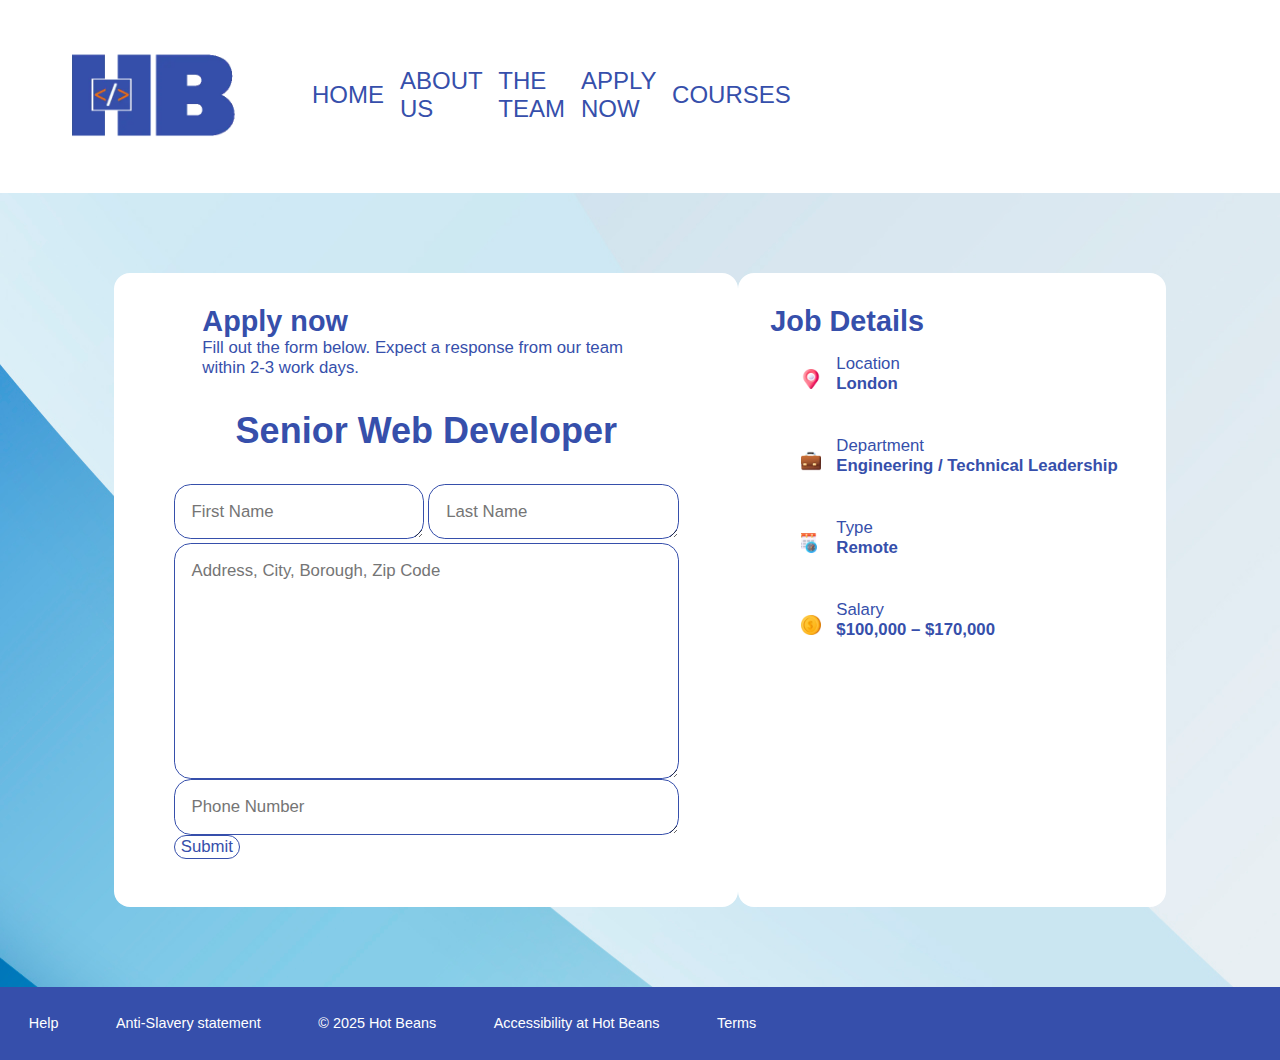
<file: vacancy-senior.html>
<html lang="en">
<head>
    <meta charset="UTF-8">
    <meta name="viewport" content="width=device-width, initial-scale=1.0">
    <title>Document</title>
    <link rel="stylesheet" href="vacancy.css">
    <link rel="stylesheet" href="nav.css">
    <script src="vacancy-script.js"></script>
</head>
<body>
    <nav class="header-section">
       <img class="hot-beans-logo" src="graphics/logo.webp" alt="">
        <div class="button">
           <a href="index.html"> <p>HOME</p></a>
            <hr>
        </div>
          <div class="button">
            <a href="about-us.html"><p>ABOUT US</p></a>
            <hr>
        </div>
          <div class="button">
           <a href="the-team.html"> <p>THE TEAM</p></a>
            <hr>
        </div>
          <div class="button">
            <a href="apply-now.html"><p>APPLY NOW</p></a>
            <hr>
        </div>
          <div class="button right">
            <a href="courses.html"><p>COURSES</p></a>
            <hr>
        </div>
    </nav>

    <main>
      <div class="section-1">
      
          <div class="columnLeft">
            <div class="header">
            <p class="apply-title"><b>Apply now</b></p>
            <p>Fill out the form below. Expect a response from our team within 2-3 work days.</p>
          </div>
          <p class="title"><b>Senior Web Developer</b></p>
          <form name="vacancyApplicationForm" action="ThankYou.html" method="get">
            <div class="name">
              <textarea rows="1" cols="20" name="firstName" class="firstName" id="" placeholder="First Name"></textarea>
              <textarea rows="1" cols="20" name="lastName" class="lastName" id="" placeholder="Last Name"></textarea>
            </div>
            <p class="error nameError"></p>
           
            <textarea rows="10" cols="40" name="address" class="address" placeholder="Address, City, Borough, Zip Code"></textarea>
             <p class="error addressError"></p>

            <textarea rows="1" cols="20" name="phone" class="phone" placeholder="Phone Number"></textarea>
             <p class="error phoneError"></p>

            <button onclick="return ValidateVacancyForm()">Submit</button>
          </form>
          </div>

          <div class="columnRight">
            <p class="job-details"><b>Job Details</b></p>
           
            <div class="group">
              <div class="icon location"></div>
              <div class="text">
                <p>Location</p>
                <p><b>London</b></p>
              </div>
            </div>
            
              <div class="group">
               <div class="icon department"></div>
              <div class="text">
                <p>Department</p>
                <p><b>Engineering / Technical Leadership</b></p>
              </div>
            </div>

              <div class="group">
              <div class="icon type"></div>
              <div class="text">
                <p>Type</p>
                <p><b>Remote</b></p>
              </div>
            </div>

              <div class="group">
              <div class="icon salary"></div>
              <div class="text">
                <p>Salary</p>
                <p><b>$100,000 – $170,000</b></p>
              </div>
            </div>
          </div>
          
      </div>
    </main>

 <footer class="footer-section">
        <p>Help</p>
        <p>Anti-Slavery statement</p>
        <p>© 2025 Hot Beans</p>
        <p>Accessibility at Hot Beans</p>
        <p>Terms</p>
    </footer>
</body>
</html>
</file>
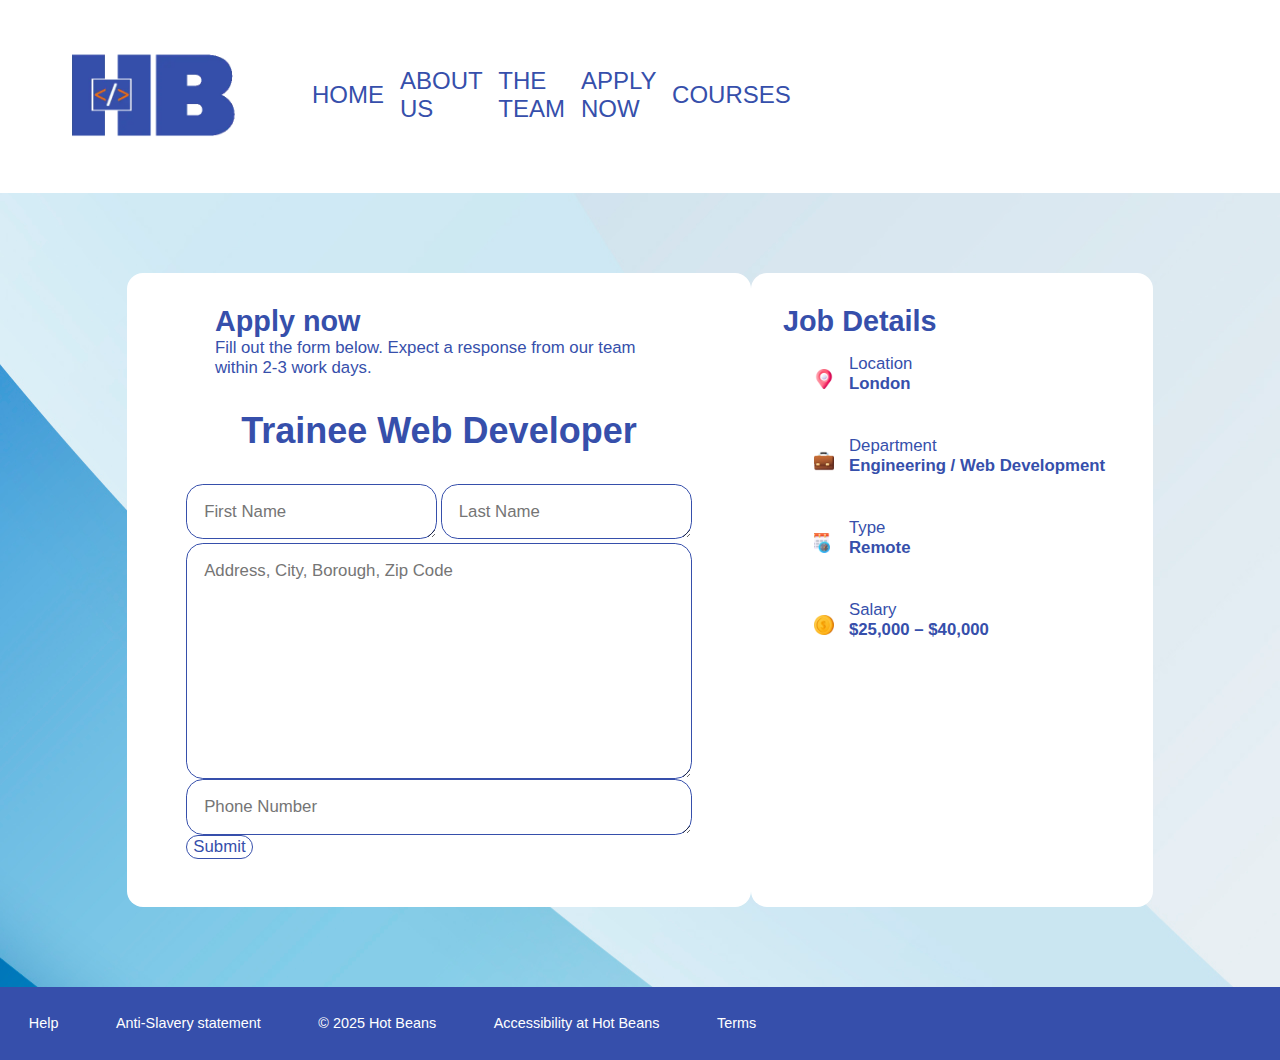
<file: vacancy-trainee.html>
<html lang="en">
<head>
    <meta charset="UTF-8">
    <meta name="viewport" content="width=device-width, initial-scale=1.0">
    <title>Document</title>
    <link rel="stylesheet" href="vacancy.css">
    <link rel="stylesheet" href="nav.css">
    <script src="vacancy-script.js"></script>
</head>
<body>
    <nav class="header-section">
       <img class="hot-beans-logo" src="graphics/logo.webp" alt="">
        <div class="button">
           <a href="index.html"> <p>HOME</p></a>
            <hr>
        </div>
          <div class="button">
            <a href="about-us.html"><p>ABOUT US</p></a>
            <hr>
        </div>
          <div class="button">
           <a href="the-team.html"> <p>THE TEAM</p></a>
            <hr>
        </div>
          <div class="button">
            <a href="apply-now.html"><p>APPLY NOW</p></a>
            <hr>
        </div>
          <div class="button right">
            <a href="courses.html"><p>COURSES</p></a>
            <hr>
        </div>
    </nav>

    <main>
      <div class="section-1">
      
          <div class="columnLeft">
            <div class="header">
            <p class="apply-title"><b>Apply now</b></p>
            <p>Fill out the form below. Expect a response from our team within 2-3 work days.</p>
          </div>
          <p class="title"><b>Trainee Web Developer</b></p>
          <form name="vacancyApplicationForm" action="ThankYou.html" method="get">
            <div class="name">
              <textarea rows="1" cols="20" name="firstName" class="firstName" id="" placeholder="First Name"></textarea>
              <textarea rows="1" cols="20" name="lastName" class="lastName" id="" placeholder="Last Name"></textarea>
            </div>
            <p class="error nameError"></p>
           
            <textarea rows="10" cols="40" name="address" class="address" placeholder="Address, City, Borough, Zip Code"></textarea>
             <p class="error addressError"></p>

            <textarea rows="1" cols="20" name="phone" class="phone" placeholder="Phone Number"></textarea>
             <p class="error phoneError"></p>

            <button onclick="return ValidateVacancyForm()">Submit</button>
          </form>
          </div>

          <div class="columnRight">
            <p class="job-details"><b>Job Details</b></p>
           
            <div class="group">
               <div class="icon location"></div>
              <div class="text">
                <p>Location</p>
                <p><b>London</b></p>
              </div>
            </div>
            
              <div class="group">
              <div class="icon department"></div>
              <div class="text">
                <p>Department</p>
                <p><b>Engineering / Web Development</b></p>
              </div>
            </div>

              <div class="group">
             <div class="icon type"></div>
              <div class="text">
                <p>Type</p>
                <p><b>Remote</b></p>
              </div>
            </div>

              <div class="group">
               <div class="icon salary"></div>
              <div class="text">
                <p>Salary</p>
                <p><b>$25,000 – $40,000</b></p>
              </div>
            </div>
          </div>
          
      </div>
    </main>

 <footer class="footer-section">
        <p>Help</p>
        <p>Anti-Slavery statement</p>
        <p>© 2025 Hot Beans</p>
        <p>Accessibility at Hot Beans</p>
        <p>Terms</p>
    </footer>
</body>
</html>
</file>
<file: nav.css>
html, body {
  height: 100%;
  margin: 0;
}

body {
  min-height: 100vh;
  display: flex;
  flex-direction: column;
}

main {
  flex: 1 0 auto;
}

   .icon {
                    width: 60px;
                    height: 50px;

                    flex: 0 0 60px; 
                    display: block;

                    background-image: url("graphics/icon-sprite.webp");
                    background-size: 250px 150px;

                    
                    background-repeat: no-repeat;
                }

.header-section{
     animation: slideDown 1s ease-out;
          display: flex;
            flex-direction: row;
            align-items: center;
            justify-content: space-evenly;
         .hot-beans-logo{
            width: 15em;
            size: 15em;
            margin-right: auto;
            padding: 2em;
        }
        p{
             color: var(--font-nav-color);
                    font-size: calc(var(--font-size) * 1);
        }
        a{
            text-decoration: none;
            
        }
        .button{    
                    padding: 0.5em;
                    font-family: var(--font);
                
                    *{
                        margin: 0;
                    }
                    hr {
                        border-color: var(--main-color);
                        visibility: hidden;
                         transform: scaleX(0);
                         transform-origin: center;
                        width: 0
                    }
                }
            .home hr{
                  visibility: visible;
                transform: scaleX(1);
               width: 100%;
            }
        .right{
            margin-right: 40%;
        }
        .button:hover hr{
                visibility: visible;
                transform: scaleX(1);
               width: 100%;
            
        }
    }

main{
     animation: slideUp 1s ease-out;
}

.footer-section{
        display: flex;
        background-color: var(--footer-color);
        p{
            margin: 2em;
            font-family: var(--font);
            color: var(--font-footer-color);
            font-size: calc(var(--font-size)*0.6);
        }
    }

    @keyframes slideDown {
        from{
            transform: translateY(-35%);
        }
        to{
            transform: translateY(0%);
        }
    }

      @keyframes slideUp {
        from{
            transform: translateY(35%);
        }
        to{
            transform: translateY(0%);
        }
    }
  

    @media only screen and (max-width: 900px) {
        .header-section{
            flex-direction: column;
            justify-content: center;
            align-items: center;
             .right{
            margin-right: 0;
        }
        }
}
</file>
<file: about.css>
:root{
    --font: sans-serif;
    --main-color: #364fab;
    --font-nav-color: #364fab;
    --font-button-1-color: white;
    --font-footer-color: white;
    --footer-color: #364fab; 
    --font-size: 1.5em;

    --padding: 5em;
}
body{
    margin: 0;
    *{
        animation: load 1s;
        user-select: none;
        transition: 100ms ease-in-out;
    }

    main{
        .section-1{
             display: flex;
            flex-direction: column;
            align-items: center;
            justify-content: center;
            padding: var(--padding);
             background-image: url(graphics/banner.webp);
           height: 60%;
            img{
                
                visibility: var;
                width: 70em;
    
            }
        }
        .section-2{
            padding: var(--padding);
            display: flex;
        justify-content: space-evenly;
        gap: 1em;
        background-color: var(--main-color);
        .arrow{
            background-position: 10px -50px;
        }
         .integrity{
            background-position: -45px -50px;
        }
         .customer{
            width: 50px;
            flex: 0 0 50px; 
            background-position: -100px 0px;
        }
        .box{
            display: flex;
            align-items: center;
            gap: 1em;
            img{
                width: 5em;
                height: 5em;
            }
           .text-box{
            display: flex;
            flex-direction: column;
          
             p{
                margin: 0;
                font-family: var(--font);
                color:  white;
                font-size: calc(var(--font-size) *0.7);
            
           }
             .value{
                font-size: calc(var(--font-size))
            }
        }
        }        }
        

    .footer-section{
        display: flex;
        background-color: var(--footer-color);
        p{
            margin: 2em;
            font-family: var(--font);
            color: var(--font-footer-color);
            font-size: calc(var(--font-size)*0.6);
        }
    }
}
}
</file>
<file: apply.css>
:root {
    --font: sans-serif;
    --main-color: #364fab;
    --font-nav-color: #364fab;
    --font-button-1-color: white;
    --font-footer-color: white;
    --footer-color: #364fab;
    --font-size: 1.5em;

    --padding: 5em;
}

body {
    margin: 0;

    * {
        animation: load 1s;
        user-select: none;
        transition: 100ms ease-in-out;
    }

    main {
        .section-1 {

            background-color: rgb(228, 228, 228);
            display: flex;
            padding: var(--padding);
            gap: 5em;

            p,
            li {
                margin: 0;
                font-family: var(--font);
                color: var(--main-color);
                font-size: calc(var(--font-size));
            }


            .side-bar {
                display: flex;
                flex-direction: column;

                .html {
                    background-position: -200px 0;
                }

                .big {
                    scale: 4;
                }

                .seo {
                    background-position: -200px -50px;
                }



                .top {
                    display: flex;
                    align-items: center;

                    img {
                        margin-left: auto;
                        width: 6em;
                        height: 4em;
                    }

                    p {
                        line-height: 1;
                        font-size: calc(var(--font-size)*1.5);
                    }
                }


                .job-button {
                    padding: 1em;
                    border-radius: 1em;

                    display: flex;
                    background-color: white;
                    margin-bottom: 1em;
                    border: transparent;

                    img {
                        width: 10em;
                        height: 10em;
                    }

                    .brief-information {
                        .position {
                            font-size: calc(var(--font-size) * 1.2);
                        }

                        .department {
                            margin-top: 0.5em;
                            font-size: calc(var(--font-size) * 0.7);
                        }

                        .introduction {
                            margin-top: 0.5em;
                            font-size: calc(var(--font-size) * 0.8);
                        }

                        .extra-information {
                            display: flex;
                            flex-direction: row;
                            gap: 1em;


                            p {
                                background-color: var(--main-color);
                                padding: 1em;
                                color: white;
                                border-radius: 1em;
                                font-size: calc(var(--font-size) * 0.8);
                            }
                        }

                    }
                }

                .job-button:hover {
                    cursor: pointer;
                    box-shadow: 0 0 5px var(--main-color);
                }

            }

            .job-info-bar {
                animation: slideIn 1s ease;
                background-color: white;
                border-radius: 1em;
                padding: 6em;

                display: flex;
                flex-direction: column;
                gap: 2em;

                a {
                    background-color: var(--main-color);

                    padding: 1em;
                    border-radius: 2em;

                    p {
                        font-family: var(--font);
                        color: var(--font-button-1-color);
                        font-size: calc(var(--font-size) *1);
                    }

                    text-decoration: none;
                }

                .apply-bar {
                    display: flex;
                    align-items: center;
                    padding-bottom: 0.2em;
                    border-bottom: solid var(--main-color) 1px;

                      .html {
                    background-position: -200px 0;
                }
                 .seo {
                    background-position: -200px -50px;
                }

                    .position {
                        font-size: calc(var(--font-size) * 1.5);

                    }

                    img {
                        width: 6m;
                        height: 6em;
                    }

                    a {
                        margin-left: auto;
                    }
                }

                .details-bar {
                    display: flex;
                    justify-content: space-evenly;
                    align-items: center;

                    .location {
                        width: 50px;

                        flex: 0 0 50px;
                        background-position: -100px -50px;
                        scale: 0.4;

                    }

                    .department {
                        width: 50px;

                        flex: 0 0 50px;
                        background-position: -150px -0px;
                        scale: 0.4;

                    }

                    .type {
                        width: 50px;

                        flex: 0 0 50px;
                        background-position: -10px -100px;
                        scale: 0.4;

                    }

                    .salary {
                        width: 50px;

                        flex: 0 0 50px;
                        background-position: -150px -50px;
                        scale: 0.4;

                    }

                    .container {
                        display: flex;
                        flex-direction: column;

                        .group {
                            margin-bottom: 0.5em;

                            img {
                                margin-right: 0.5em;
                                width: 1em;
                                height: 1em;
                            }

                            display: flex;
                            align-items: center;
                        }

                        p {
                            font-size: calc(var(--font-size) * 0.8);
                        }
                    }
                }

                .job-description {
                    .heading {
                        display: flex;

                        .left {
                            margin-left: auto;
                            font-size: calc(var(--font-size) * 0.5);
                        }
                    }

                    .paragraph {
                        font-size: calc(var(--font-size) * 0.8);
                    }
                }

                .job-qualifications {
                    li {
                        font-size: calc(var(--font-size) * 0.8);
                    }
                }
            }

            .hide {

                display: none;
            }

            .shadow {
                box-shadow: 0 0 5px var(--main-color);
            }
        }

    }
}

@keyframes slideIn {
    from {
        transform: translateY(100%);
    }

    to {
        transform: translateY(0%);
    }
}
</file>
<file: courses.css>
:root{
    --font: sans-serif;
    --main-color: #364fab;
    --font-nav-color: #364fab;
    --font-button-1-color: white;
    --font-footer-color: white;
    --footer-color: #364fab; 
    --font-size: 1.5em;

    --padding: 5em;
}
body{
    margin: 0;
    *{
        animation: load 1s;
        user-select: none;
        transition: 100ms ease-in-out;
    }

    main{
      .section-1{
        padding: var(--padding);
        display: flex;
        gap: 1em;
        .container{
            display: flex;
            flex-direction: column;
            align-items: center;
            border-style: solid;
            width: 30rem;
            border-color: var(--main-color);
            border-radius: 1em;
            padding: 1em;
            
           img{
            width: 10rem;
            height: 5rem;
           }
      
            p{
                margin: 0;
                 font-family: var(--font);
                color: var(--main-color);
                font-size: calc(var(--font-size)*0.8);
            }
                 a{
            text-decoration: none;
            p{
                margin-top: 0.5em;
                font-size: calc(var(--font-size)*1);
                color: white;
                background-color: var(--main-color);
                padding: 1em;
                border-radius: 1em;
            }
           }
        }
      }
    }

 
}
</file>
<file: home.css>
:root{
    --font: sans-serif;
    --main-color: #364fab;
    --font-nav-color: #364fab;
    --font-button-1-color: white;
    --font-footer-color: white;
    --footer-color: #364fab; 
    --font-size: 1.5em;

    --padding: 5em;
}
body{
    margin: 0;
    *{
        
        user-select: none;
        transition: 100ms ease-in-out;
    }

    main{
       
        .buttons{
                display: flex;
                gap: 1em;
                .start-now-button{
                display: flex;
                flex-direction: row;
                align-items: center;
                background-color: var(--main-color);

                padding: 1em;
                border-radius: 2em;
                gap: 1em;
                *{
                    margin: 0;
                }
             
                .arrow {
                        width: 50px;

                        flex: 0 0 0px;
                        background-position: -0px -0px;
                        scale: 0.5;
                         transition: flex 100ms ease-in-out, opacity 100ms ease-in-out;

                    }
                p{
                    font-family: var(--font);
                color: var(--font-button-1-color);
                font-size: calc(var(--font-size) *1);
                }
                
            }
             a{
                text-decoration: none;
            }
            .start-now-button:hover{

                 .arrow{
                      flex: 0 0 50px;
                }
            }
            }

        .section-1{
            display: flex;
            flex-direction: column;
            align-items: center;
            padding: var(--padding);
            background-image: url(graphics/banner.webp);
           height: 53%;
            img{
                
                visibility: var;
                width: 70em;
    
            }
            
            
        }
        .section-2{
            .carousel{
                display: flex;
                overflow-x: auto;
                justify-content: center;
                background-color: var(--main-color);
                .asterisk {
                        width: 50px;

                        flex: 0 0 50px;
                        background-position: -50px -0px;

                    }
                .cards{
                    display: flex;
                    justify-content: center;
                    align-items: center;
                    gap: 5em;
                    padding: 2em;
                    animation: spin 20s infinite linear;
                    p{
                        flex: 0 0 15em;
                        margin: 0;
                        font-family: var(--font);
                        color: white;
                        font-size: calc(var(--font-size) *1.3);
                        text-align: center;
                    }
                    img{
                      flex: 0 0 2em;
                      height: 2em;
                    }
                    
                }
            }
            .carousel::-webkit-scrollbar{
                display: none;
    
            }
        }
        .section-3{
        display: flex;
        flex-direction: column;
        padding: var(--padding);
        justify-content: center;
        align-items: center;
        gap: 1em;

         p{
                margin: 0;
                font-family: var(--font);
                color: var(--main-color);
                font-size: calc(var(--font-size) *0.8);
            }
            .big-text{
                width: 40%;
                font-size: calc(var(--font-size) *2);
            }
       
            .group{
                display: flex;
                justify-content: center;
                align-items: start;
                width: 70%;
                 img{
            border-radius: 1em;
            flex: 1 1 0;
        }
        
       
            
                .photos{
                    width: 50%;
                    display: flex;
                    flex-direction: column;
                    gap: 1em;
                    .above{
                        display: flex;
                        flex-direction: row;
                       
                    }
                    .above img:first-child{
                        max-width: 70%;
                    }
                    .above img:last-child{
                        max-width: 30%;
                        height: 30%;
                    }
                    .bottom{
                        display: flex;
                        img{
                            max-width: 100%;
                        }
                    }
                }
                .text{
                    display: flex;
                    flex-direction: column;
                    width: 50%;
                    padding: 1em;
                    .percentage-group{
                         display: flex;
                         flex-direction: column;
                        align-items: start;
                         gap: 1em;
                        .bar-group{
                            display: flex;
                            flex-direction: row;
                            align-items: center;
                           img{
                            width: 13em;
                            height: 10em;
                           }
                        }
                    }
                }
                
            }
        .section-4{
            display: flex;
            flex-direction: row;
            width: 100%;
            justify-content: space-evenly;
            gap: 1em;
            .information-sub-group p:first-child{
                 font-size: calc(var(--font-size) *2);
            }
        }
       
    }
    
    .footer-section{
        display: flex;
        background-color: var(--footer-color);
        p{
            margin: 2em;
            font-family: var(--font);
            color: var(--font-footer-color);
            font-size: calc(var(--font-size)*0.6);
        }
    }
}
}

@keyframes spin {
    from{
        translate: 0;
    }
    to{
        translate: -100%;
    }
}

  @media only screen and (max-width: 900px) {
  :root{
     --padding: 0;
}
main{
    .section-1{
        
        .hot-beans-logo{
            width: 100%;
        }
    }
    .section-3{
        display: flex;
       .group{
        flex-direction: column;
        .text{
            .percentage-group{
            flex-direction: row;
        }
        }
       }
    }
}
}
</file>
<file: team.css>
:root{
    --font: sans-serif;
    --main-color: #364fab;
    --font-nav-color: #364fab;
    --font-button-1-color: #364fab;
    --font-footer-color: white;
    --footer-color: #364fab; 
    --font-size: 1.5em;

    --image-scale: 10rem;

    --padding: 12em;
}



body{
    margin: 0;
    *{
        animation: load 1s;
        user-select: none;
        transition: 400ms ease-in-out;
    }

    main{
        .section-1{
            position: relative;
            background-color: var(--main-color);
            padding: var(--padding);
           .slider{
             display: flex;
            flex-direction: row;
           align-items: flex-end;
            height: 30em;
          
            overflow-x: scroll;
            gap: 1em;
                

               p{
                margin: 0;
                    font-family: var(--font);
                color: white;
                font-size: calc(var(--font-size) *1);
                }

            .group{
                display: flex;
                flex-direction: row;
                justify-content: end;
                gap: 1em;
                img{
                    filter: grayscale(100);
                    width: 30em;
                    height: 40em;
                }
                .information{
                   
                    display: flex;
                   flex-direction: column;
                   align-items: start;
                   justify-content: start;
                   gap: 1em;

                   
                    opacity: 0%;
                    width: 0;
                    margin: 0;

                   .title{
                    letter-spacing: 0.1em;
                    font-size: calc(var(--font-size) *2);

                }
                 
                   .more-info{
                    gap: 2em;
                   
                    display: flex;
                    p{
                    font-size: calc(var(--font-size) *0.7);
                    
                    }
                   }
                }
            }
             .left{
            flex-direction: row-reverse;
           }
           .group:hover{
                .personcontainer{
                    height: 30em;
                    width: 25em;
                }
                img{
                    filter: grayscale(0);
                }
                .information{
                     animation: slideUp 1s ease;
                   opacity: 100%;
                    width: 30em;
                }
            }
           

           }
           .slider::-webkit-scrollbar{
            display: none;
           }
          
           
            
           }
          
           .arrow{
            position:absolute;
            pointer-events: none;
            top: 0;
            left: 0;
            width: 100%;
            height: 100%;
            display: flex;
            flex-direction: row;
            justify-content: center;
            align-items: center;
            button{
                pointer-events:visible;
                background-color: black;
                opacity: 50%;

            }
          
              .arrow-icon {
                        width: 50px;

                        flex: 0 0 50px;
                        background-position: -0px -0px;
                         transition: flex 100ms ease-in-out, opacity 100ms ease-in-out;

                    }
            .back{
                transform: scaleX(-1);
            }
            .next{
                margin-left: auto;
            }
           }
        }
        }
    
    

    @keyframes slideUp {
        from{
                transform: translateY(50%);
        }
        to{
            transform: translateY(0%);
        }
        
    }
</file>
<file: vacancy.css>
:root{
    --font: sans-serif;
    --main-color: #364fab;
    --font-nav-color: #364fab;
    --font-button-1-color: #364fab;
    --font-footer-color: white;
    --footer-color: #364fab; 
    --font-size: 1.5em;

    --image-scale: 10rem;

    --padding: 5em;
}

body{
    margin: 0;
    *{
        animation: load 1s;
        user-select: none;
        transition: 100ms ease-in-out;
    }

    main{
        background-image: url(graphics/banner.jpg);
        .section-1{
            display: flex;
            flex-direction: row;
            justify-content: center;
            
            padding: var(--padding);
              p, textarea, button, .error{
                margin: 0;
                font-family: var(--font);
                color: var(--main-color);
                font-size: calc(var(--font-size) *0.7);
            
           }
            .location {
                        width: 50px;

                        flex: 0 0 50px;
                        background-position: -100px -50px;
                        scale: 0.4;

                    }

                    .department {
                        width: 50px;

                        flex: 0 0 50px;
                        background-position: -150px -0px;
                        scale: 0.4;

                    }

                    .type {
                        width: 50px;

                        flex: 0 0 50px;
                        background-position: -10px -100px;
                        scale: 0.4;

                    }

                    .salary {
                        width: 50px;

                        flex: 0 0 50px;
                        background-position: -150px -50px;
                        scale: 0.4;

                    }
           .apply-title{
            font-size: calc(var(--font-size) *1.2);
           }
           .title{
            font-size: calc(var(--font-size) *1.5);
           }
            .columnLeft{
                border-radius: 1em;
                padding: 2em;
                background-color: white;
                width: 50%;
            display: flex;
            flex-direction: column;
            align-items: center;
           
            gap: 2em;

            .header{
                display: flex;
                flex-direction: column;
                width: 80%;
            }

            .error{
                color: red;
            }

            form{
                display: flex;
                flex-direction: column;
                
                textarea{
                    padding: 1em;
                    border-color: var(--main-color);
                    border-radius: 1em;
                }
                  button{
                    background-color: white;
                    width: fit-content;
                border-radius: 1em;
                border: 1px solid var(--main-color);
            }
            button:hover{
               border: 2px solid black;
            }
            }
           }
           .columnRight{
            border-radius: 1em;
            padding: 2em;
            background-color: white;
            padding: 2em;
            display: flex;
            flex-direction: column;
            .job-details{
                  font-size: calc(var(--font-size) *1.2);
            }
            .group{
                display: flex;
                padding: 1em;
                img{
                    width: 1em;
                    height: 1em;
                }
            }
          
           }
          
        }
    }
    }
</file>
